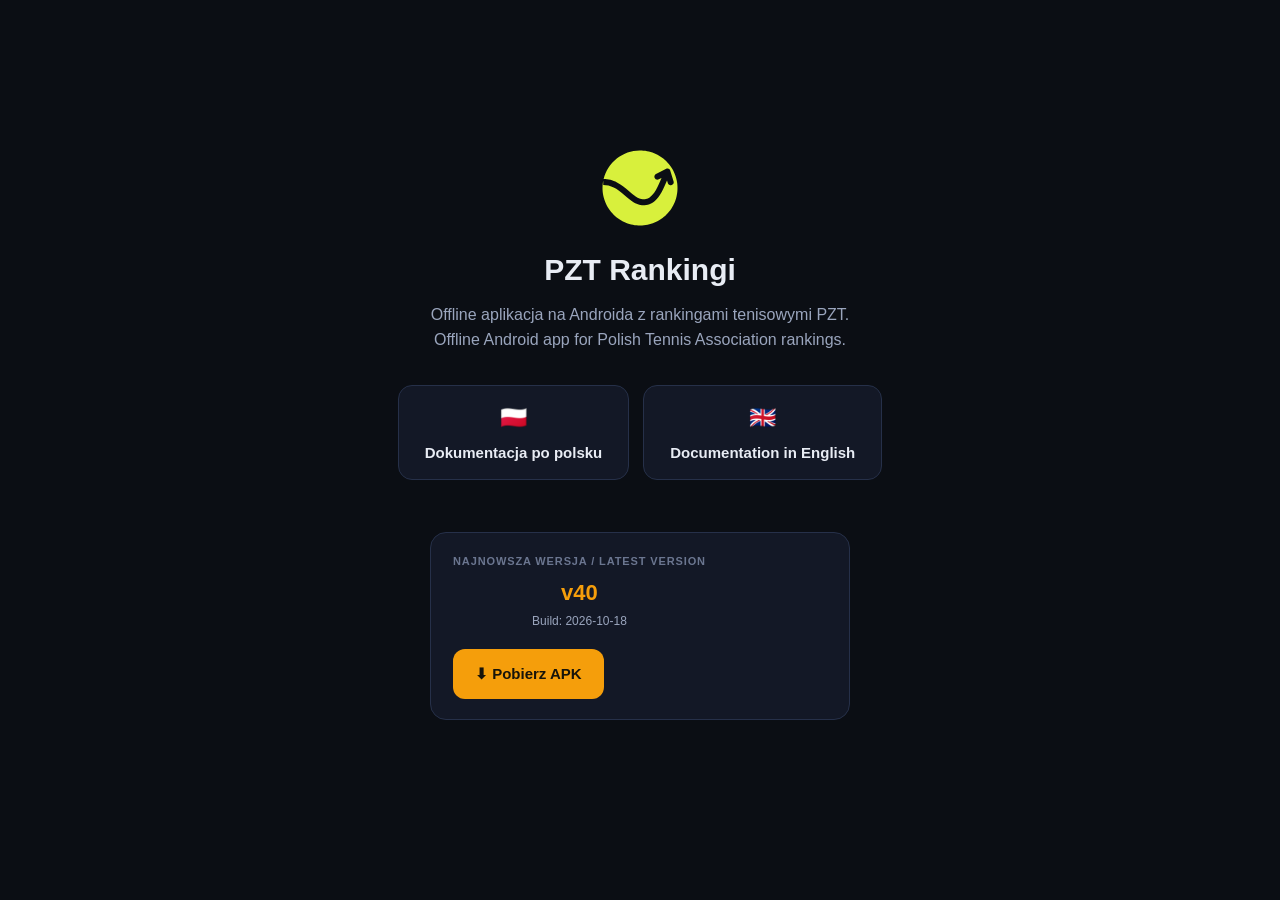
<file: index.html>
<!doctype html>
<html lang="pl">
<head>
<meta charset="utf-8">
<meta name="viewport" content="width=device-width, initial-scale=1">
<title>PZT Rankingi</title>
<link rel="icon" href="favicon.ico" sizes="any">
<link rel="icon" href="favicon.svg" type="image/svg+xml">
<link rel="apple-touch-icon" href="apple-touch-icon.png">
<meta name="theme-color" content="#13284A">
<link rel="stylesheet" href="style.css">
</head>
<body>
  <div class="landing">
    <img class="logo" src="znak.svg" alt="" width="96" height="96">
    <h1>PZT Rankingi</h1>
    <p class="tagline">Offline aplikacja na Androida z rankingami tenisowymi PZT.<br>Offline Android app for Polish Tennis Association rankings.</p>
    <div class="choices">
      <a href="dokumentacja-pl.html"><span class="flag">🇵🇱</span>Dokumentacja po polsku</a>
      <a href="documentation-en.html"><span class="flag">🇬🇧</span>Documentation in English</a>
    </div>
    <div class="download-card" style="max-width:420px">
      <div class="info">
        <div class="version-label">Najnowsza wersja / Latest version</div>
        <div class="version-value" id="version">—</div>
        <div class="version-date" id="versionDate"></div>
      </div>
      <a class="btn-download" id="downloadBtn" href="pzt-rankingi-latest.apk">⬇ Pobierz APK</a>
    </div>
  </div>
  <script>
    fetch("version.json").then(r => r.json()).then(v => {
      document.getElementById("version").textContent = "v" + v.version;
      document.getElementById("versionDate").textContent = v.date ? "Build: " + v.date : "";
    }).catch(() => {});
  </script>
</body>
</html>
</file>
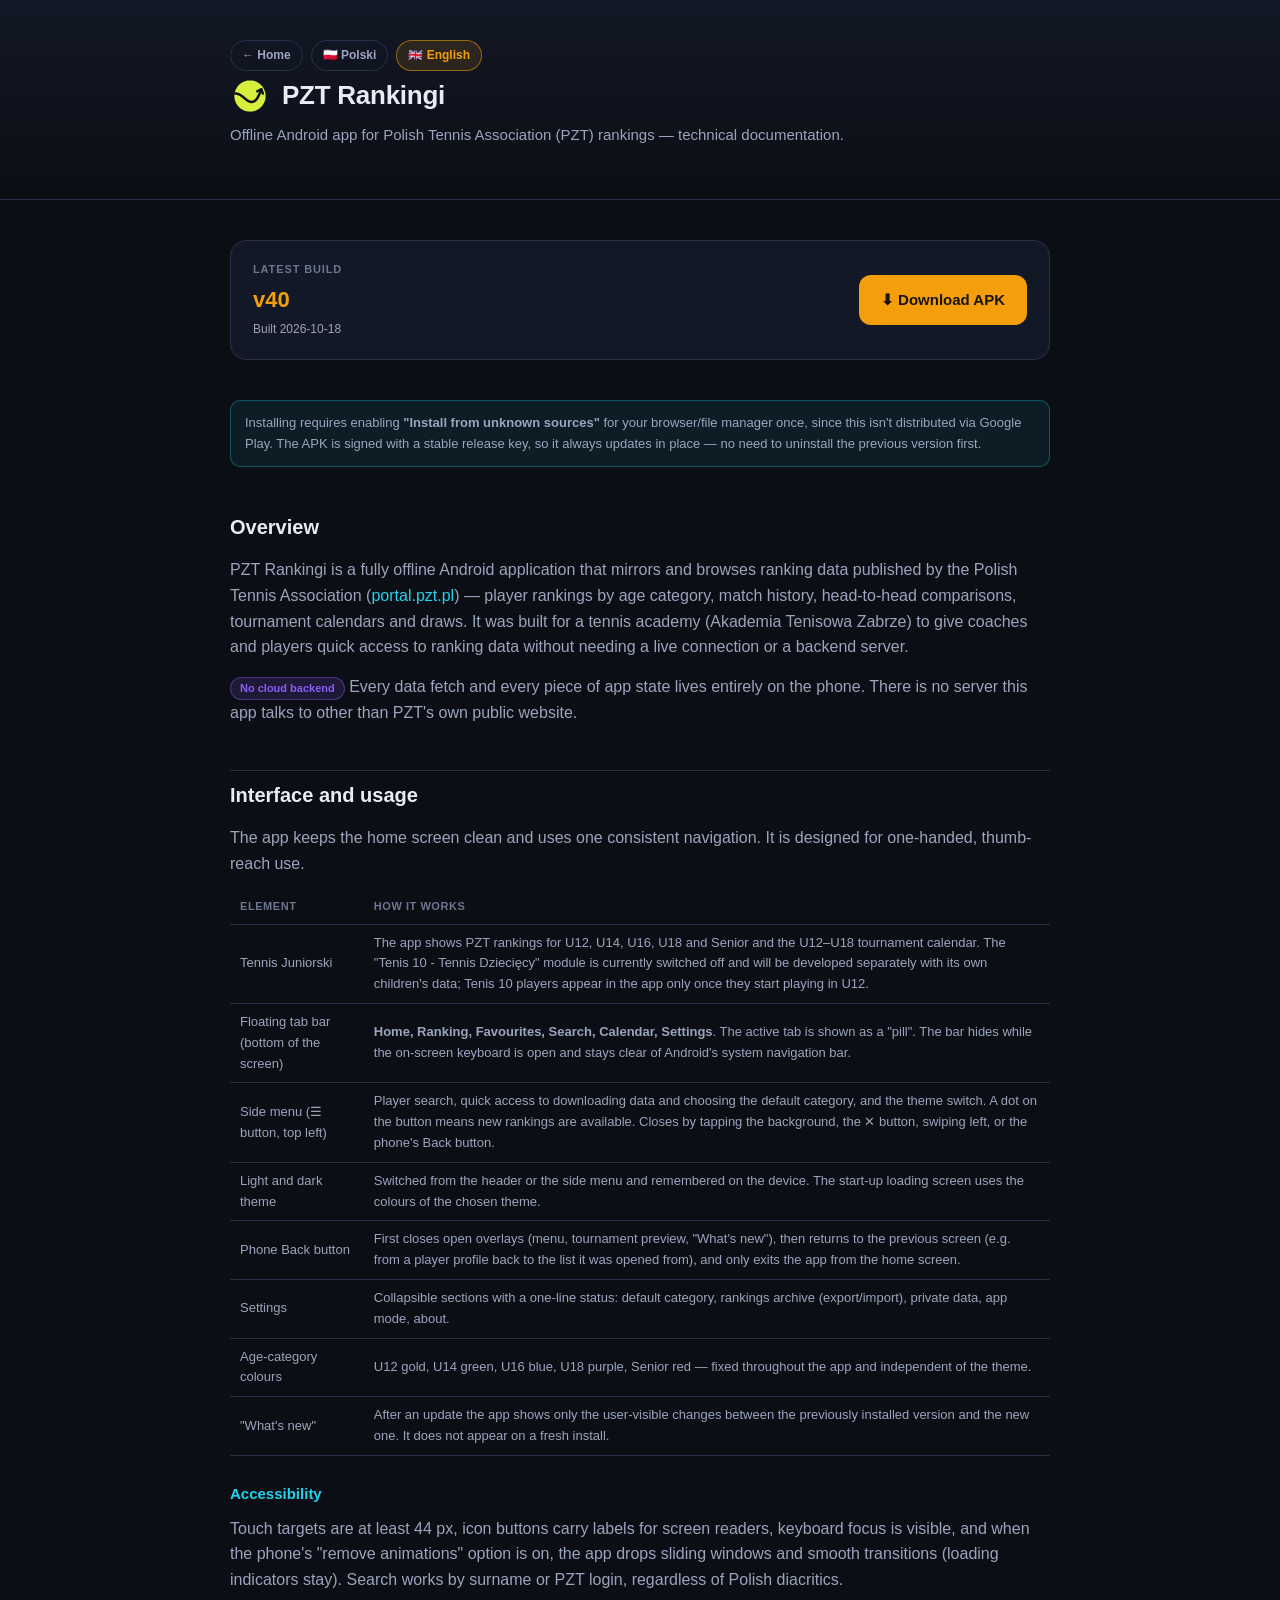
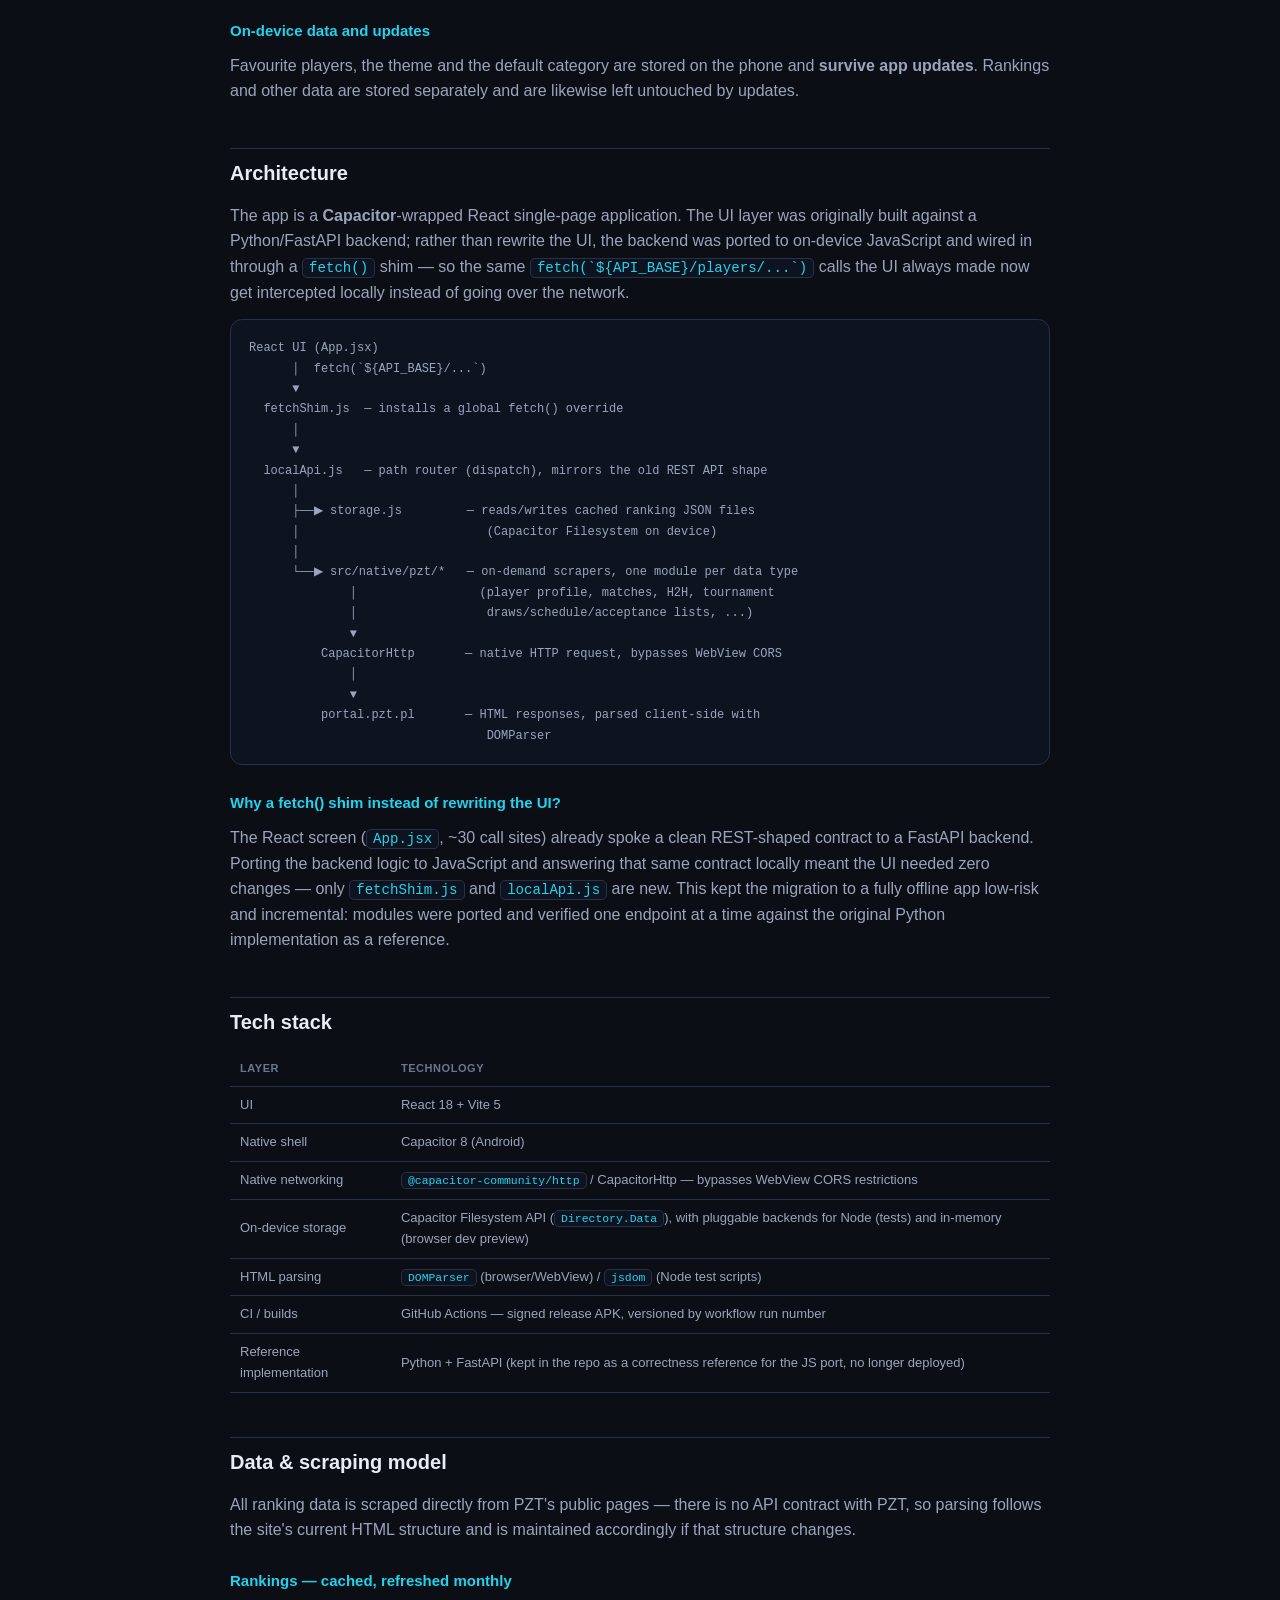
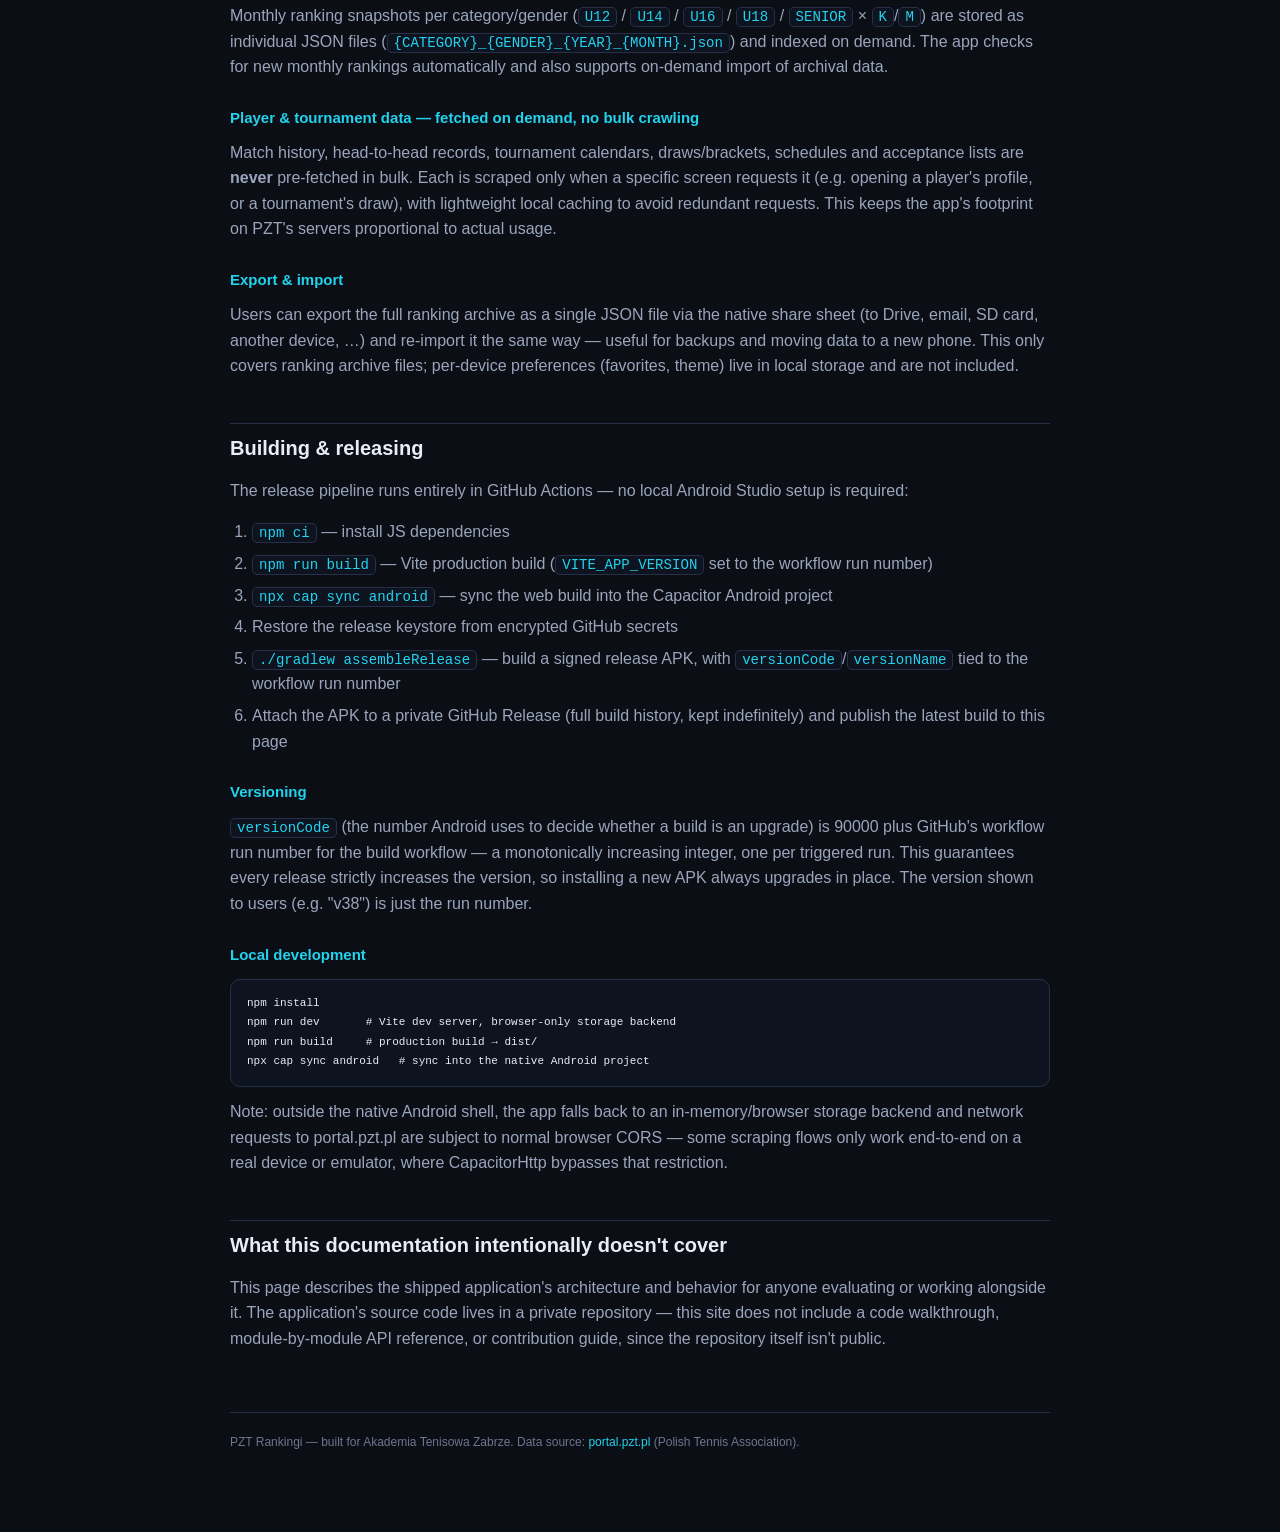
<file: documentation-en.html>
<!doctype html>
<html lang="en">
<head>
<meta charset="utf-8">
<meta name="viewport" content="width=device-width, initial-scale=1">
<title>PZT Rankingi — Documentation</title>
<link rel="icon" href="favicon.ico" sizes="any">
<link rel="icon" href="favicon.svg" type="image/svg+xml">
<link rel="apple-touch-icon" href="apple-touch-icon.png">
<meta name="theme-color" content="#13284A">
<link rel="stylesheet" href="style.css">
</head>
<body>
<header class="top">
  <div class="wrap">
    <div class="lang-switch">
      <a href="index.html">← Home</a>
      <a href="dokumentacja-pl.html">🇵🇱 Polski</a>
      <a class="active" href="documentation-en.html">🇬🇧 English</a>
    </div>
    <div class="brand"><img class="logo" src="znak.svg" alt="" width="40" height="40"><h1>PZT Rankingi</h1></div>
    <p class="subtitle">Offline Android app for Polish Tennis Association (PZT) rankings — technical documentation.</p>
  </div>
</header>

<div class="wrap">

  <div class="download-card">
    <div class="info">
      <div class="version-label">Latest build</div>
      <div class="version-value" id="version">—</div>
      <div class="version-date" id="versionDate"></div>
    </div>
    <a class="btn-download" href="pzt-rankingi-latest.apk">⬇ Download APK</a>
  </div>

  <div class="note">
    Installing requires enabling <strong>"Install from unknown sources"</strong> for your browser/file manager once, since this isn't distributed via Google Play. The APK is signed with a stable release key, so it always updates in place — no need to uninstall the previous version first.
  </div>

  <h2 id="overview">Overview</h2>
  <p>
    PZT Rankingi is a fully offline Android application that mirrors and browses ranking data published by the
    Polish Tennis Association (<a href="https://portal.pzt.pl" target="_blank" rel="noopener">portal.pzt.pl</a>) —
    player rankings by age category, match history, head-to-head comparisons, tournament calendars and draws.
    It was built for a tennis academy (Akademia Tenisowa Zabrze) to give coaches and players quick access to
    ranking data without needing a live connection or a backend server.
  </p>
  <p>
    <span class="pill">No cloud backend</span> Every data fetch and every piece of app state lives entirely on the
    phone. There is no server this app talks to other than PZT's own public website.
  </p>

  <h2 id="ui">Interface and usage</h2>
  <p>
    The app keeps the home screen clean and uses one consistent navigation. It is designed for one-handed,
    thumb-reach use.
  </p>
  <table>
    <tr><th>Element</th><th>How it works</th></tr>
    <tr><td>Tennis Juniorski</td><td>The app shows PZT rankings for U12, U14, U16, U18 and Senior and the U12–U18 tournament calendar. The "Tenis 10 - Tennis Dziecięcy" module is currently switched off and will be developed separately with its own children's data; Tenis 10 players appear in the app only once they start playing in U12.</td></tr>
    <tr><td>Floating tab bar (bottom of the screen)</td><td><strong>Home, Ranking, Favourites, Search, Calendar, Settings</strong>. The active tab is shown as a "pill". The bar hides while the on-screen keyboard is open and stays clear of Android's system navigation bar.</td></tr>
    <tr><td>Side menu (☰ button, top left)</td><td>Player search, quick access to downloading data and choosing the default category, and the theme switch. A dot on the button means new rankings are available. Closes by tapping the background, the ✕ button, swiping left, or the phone's Back button.</td></tr>
    <tr><td>Light and dark theme</td><td>Switched from the header or the side menu and remembered on the device. The start-up loading screen uses the colours of the chosen theme.</td></tr>
    <tr><td>Phone Back button</td><td>First closes open overlays (menu, tournament preview, "What's new"), then returns to the previous screen (e.g. from a player profile back to the list it was opened from), and only exits the app from the home screen.</td></tr>
    <tr><td>Settings</td><td>Collapsible sections with a one-line status: default category, rankings archive (export/import), private data, app mode, about.</td></tr>
    <tr><td>Age-category colours</td><td>U12 gold, U14 green, U16 blue, U18 purple, Senior red — fixed throughout the app and independent of the theme.</td></tr>
    <tr><td>"What's new"</td><td>After an update the app shows only the user-visible changes between the previously installed version and the new one. It does not appear on a fresh install.</td></tr>
  </table>
  <h3>Accessibility</h3>
  <p>
    Touch targets are at least 44 px, icon buttons carry labels for screen readers, keyboard focus is visible, and when
    the phone's "remove animations" option is on, the app drops sliding windows and smooth transitions (loading
    indicators stay). Search works by surname or PZT login, regardless of Polish diacritics.
  </p>
  <h3>On-device data and updates</h3>
  <p>
    Favourite players, the theme and the default category are stored on the phone and <strong>survive app updates</strong>.
    Rankings and other data are stored separately and are likewise left untouched by updates.
  </p>

  <h2 id="architecture">Architecture</h2>
  <p>
    The app is a <strong>Capacitor</strong>-wrapped React single-page application. The UI layer was originally built
    against a Python/FastAPI backend; rather than rewrite the UI, the backend was ported to on-device JavaScript and
    wired in through a <code>fetch()</code> shim — so the same <code>fetch(`${API_BASE}/players/...`)</code> calls the
    UI always made now get intercepted locally instead of going over the network.
  </p>
  <div class="arch-diagram">React UI (App.jsx)
      │  fetch(`${API_BASE}/...`)
      ▼
  fetchShim.js  — installs a global fetch() override
      │
      ▼
  localApi.js   — path router (dispatch), mirrors the old REST API shape
      │
      ├──▶ storage.js         — reads/writes cached ranking JSON files
      │                          (Capacitor Filesystem on device)
      │
      └──▶ src/native/pzt/*   — on-demand scrapers, one module per data type
              │                 (player profile, matches, H2H, tournament
              │                  draws/schedule/acceptance lists, ...)
              ▼
          CapacitorHttp       — native HTTP request, bypasses WebView CORS
              │
              ▼
          portal.pzt.pl       — HTML responses, parsed client-side with
                                 DOMParser</div>

  <h3>Why a fetch() shim instead of rewriting the UI?</h3>
  <p>
    The React screen (<code>App.jsx</code>, ~30 call sites) already spoke a clean REST-shaped contract to a FastAPI
    backend. Porting the backend logic to JavaScript and answering that same contract locally meant the UI needed
    zero changes — only <code>fetchShim.js</code> and <code>localApi.js</code> are new. This kept the migration to a
    fully offline app low-risk and incremental: modules were ported and verified one endpoint at a time against the
    original Python implementation as a reference.
  </p>

  <h2 id="stack">Tech stack</h2>
  <table>
    <tr><th>Layer</th><th>Technology</th></tr>
    <tr><td>UI</td><td>React 18 + Vite 5</td></tr>
    <tr><td>Native shell</td><td>Capacitor 8 (Android)</td></tr>
    <tr><td>Native networking</td><td><code>@capacitor-community/http</code> / CapacitorHttp — bypasses WebView CORS restrictions</td></tr>
    <tr><td>On-device storage</td><td>Capacitor Filesystem API (<code>Directory.Data</code>), with pluggable backends for Node (tests) and in-memory (browser dev preview)</td></tr>
    <tr><td>HTML parsing</td><td><code>DOMParser</code> (browser/WebView) / <code>jsdom</code> (Node test scripts)</td></tr>
    <tr><td>CI / builds</td><td>GitHub Actions — signed release APK, versioned by workflow run number</td></tr>
    <tr><td>Reference implementation</td><td>Python + FastAPI (kept in the repo as a correctness reference for the JS port, no longer deployed)</td></tr>
  </table>

  <h2 id="data">Data &amp; scraping model</h2>
  <p>
    All ranking data is scraped directly from PZT's public pages — there is no API contract with PZT, so parsing
    follows the site's current HTML structure and is maintained accordingly if that structure changes.
  </p>
  <h3>Rankings — cached, refreshed monthly</h3>
  <p>
    Monthly ranking snapshots per category/gender (<code>U12</code> / <code>U14</code> / <code>U16</code> /
    <code>U18</code> / <code>SENIOR</code> × <code>K</code>/<code>M</code>) are stored as individual JSON files
    (<code>{CATEGORY}_{GENDER}_{YEAR}_{MONTH}.json</code>) and indexed on demand. The app checks for new monthly
    rankings automatically and also supports on-demand import of archival data.
  </p>
  <h3>Player &amp; tournament data — fetched on demand, no bulk crawling</h3>
  <p>
    Match history, head-to-head records, tournament calendars, draws/brackets, schedules and acceptance lists are
    <strong>never</strong> pre-fetched in bulk. Each is scraped only when a specific screen requests it (e.g. opening
    a player's profile, or a tournament's draw), with lightweight local caching to avoid redundant requests. This
    keeps the app's footprint on PZT's servers proportional to actual usage.
  </p>
  <h3>Export &amp; import</h3>
  <p>
    Users can export the full ranking archive as a single JSON file via the native share sheet (to Drive, email, SD
    card, another device, …) and re-import it the same way — useful for backups and moving data to a new phone. This
    only covers ranking archive files; per-device preferences (favorites, theme) live in local storage and are not
    included.
  </p>

  <h2 id="build">Building &amp; releasing</h2>
  <p>The release pipeline runs entirely in GitHub Actions — no local Android Studio setup is required:</p>
  <ol>
    <li><code>npm ci</code> — install JS dependencies</li>
    <li><code>npm run build</code> — Vite production build (<code>VITE_APP_VERSION</code> set to the workflow run number)</li>
    <li><code>npx cap sync android</code> — sync the web build into the Capacitor Android project</li>
    <li>Restore the release keystore from encrypted GitHub secrets</li>
    <li><code>./gradlew assembleRelease</code> — build a signed release APK, with <code>versionCode</code>/<code>versionName</code> tied to the workflow run number</li>
    <li>Attach the APK to a private GitHub Release (full build history, kept indefinitely) and publish the latest build to this page</li>
  </ol>

  <h3>Versioning</h3>
  <p>
    <code>versionCode</code> (the number Android uses to decide whether a build is an upgrade) is 90000 plus GitHub's
    workflow run number for the build workflow — a monotonically increasing integer, one per triggered run. This
    guarantees every release strictly increases the version, so installing a new APK always upgrades in place.
    The version shown to users (e.g. "v38") is just the run number.
  </p>

  <h3>Local development</h3>
  <pre><code>npm install
npm run dev       # Vite dev server, browser-only storage backend
npm run build     # production build → dist/
npx cap sync android   # sync into the native Android project</code></pre>
  <p>
    Note: outside the native Android shell, the app falls back to an in-memory/browser storage backend and network
    requests to portal.pzt.pl are subject to normal browser CORS — some scraping flows only work end-to-end on a
    real device or emulator, where CapacitorHttp bypasses that restriction.</p>

  <h2 id="scope">What this documentation intentionally doesn't cover</h2>
  <p>
    This page describes the shipped application's architecture and behavior for anyone evaluating or working
    alongside it. The application's source code lives in a private repository — this site does not include a code
    walkthrough, module-by-module API reference, or contribution guide, since the repository itself isn't public.
  </p>

  <footer>PZT Rankingi — built for Akademia Tenisowa Zabrze. Data source: <a href="https://portal.pzt.pl" target="_blank" rel="noopener">portal.pzt.pl</a> (Polish Tennis Association).</footer>
</div>
<script>
  fetch("version.json").then(r => r.json()).then(v => {
    document.getElementById("version").textContent = "v" + v.version;
    document.getElementById("versionDate").textContent = v.date ? "Built " + v.date : "";
  }).catch(() => {});
</script>
</body>
</html>
</file>
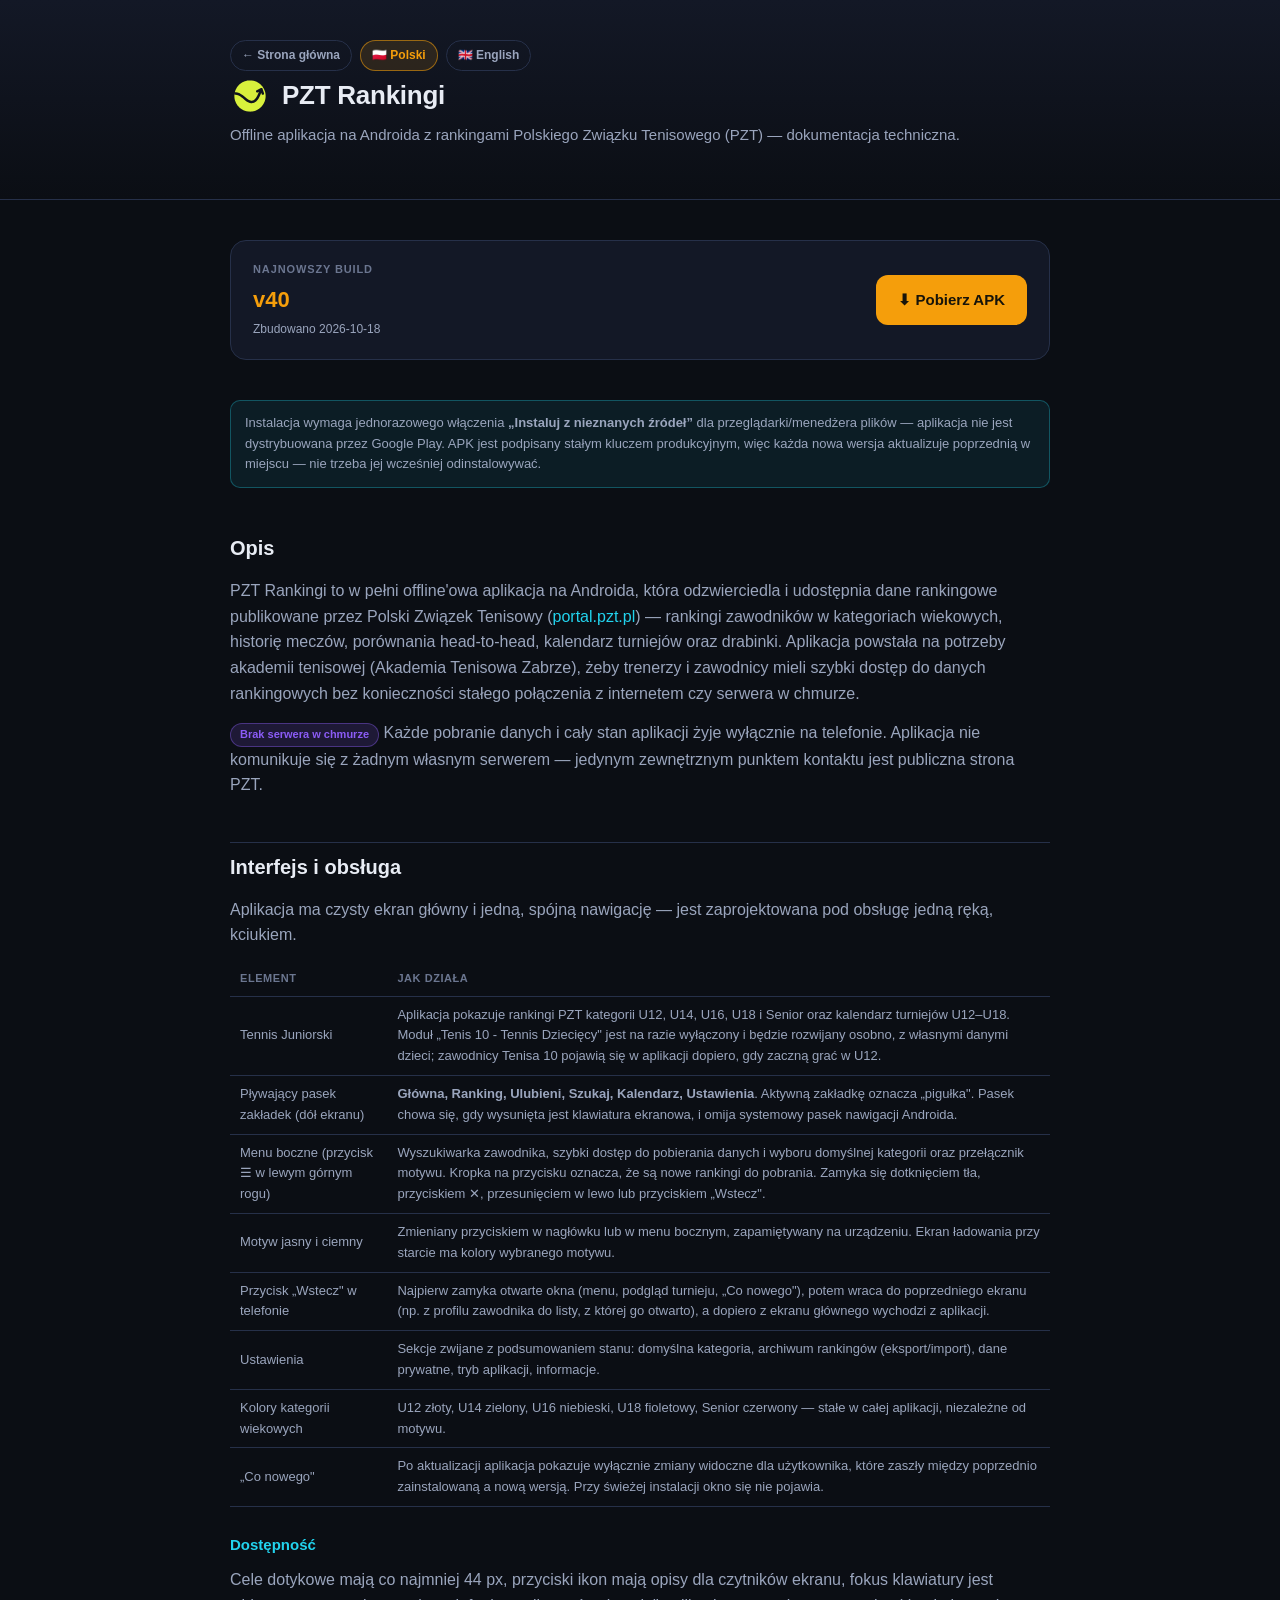
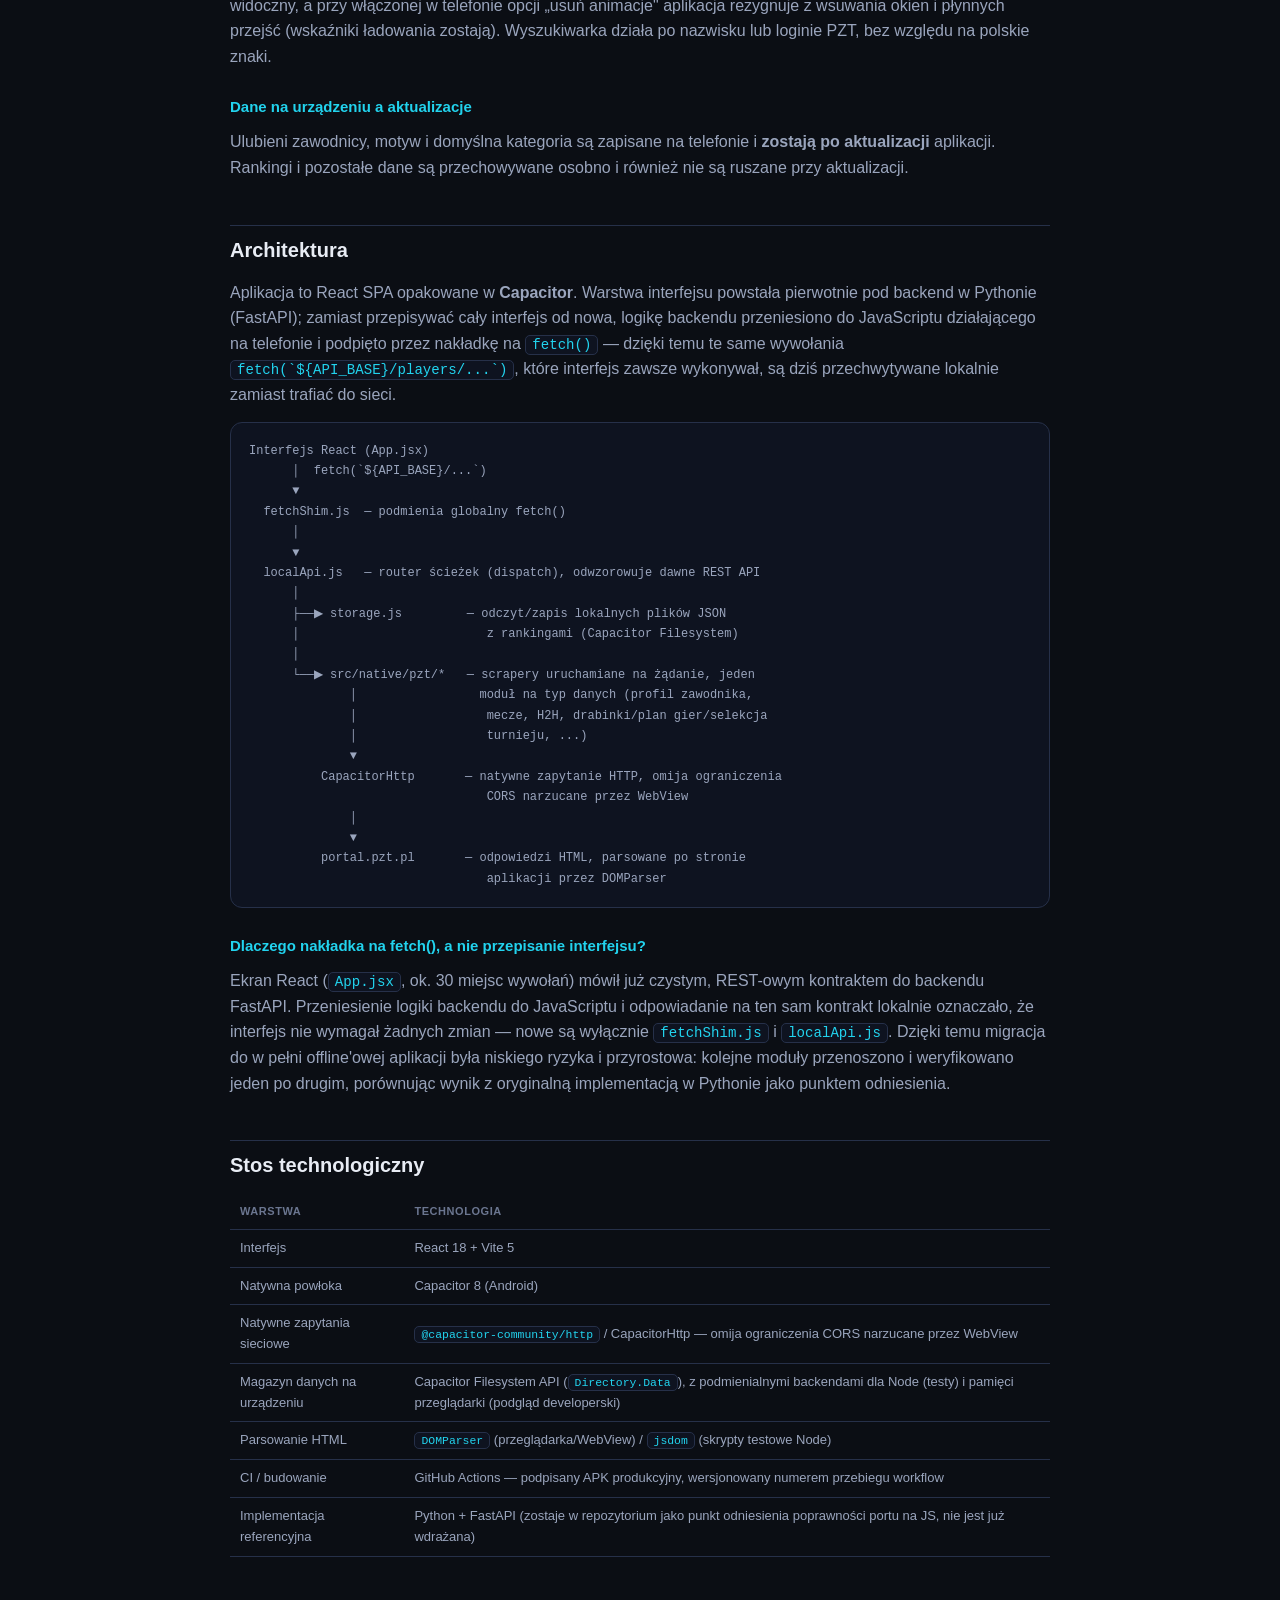
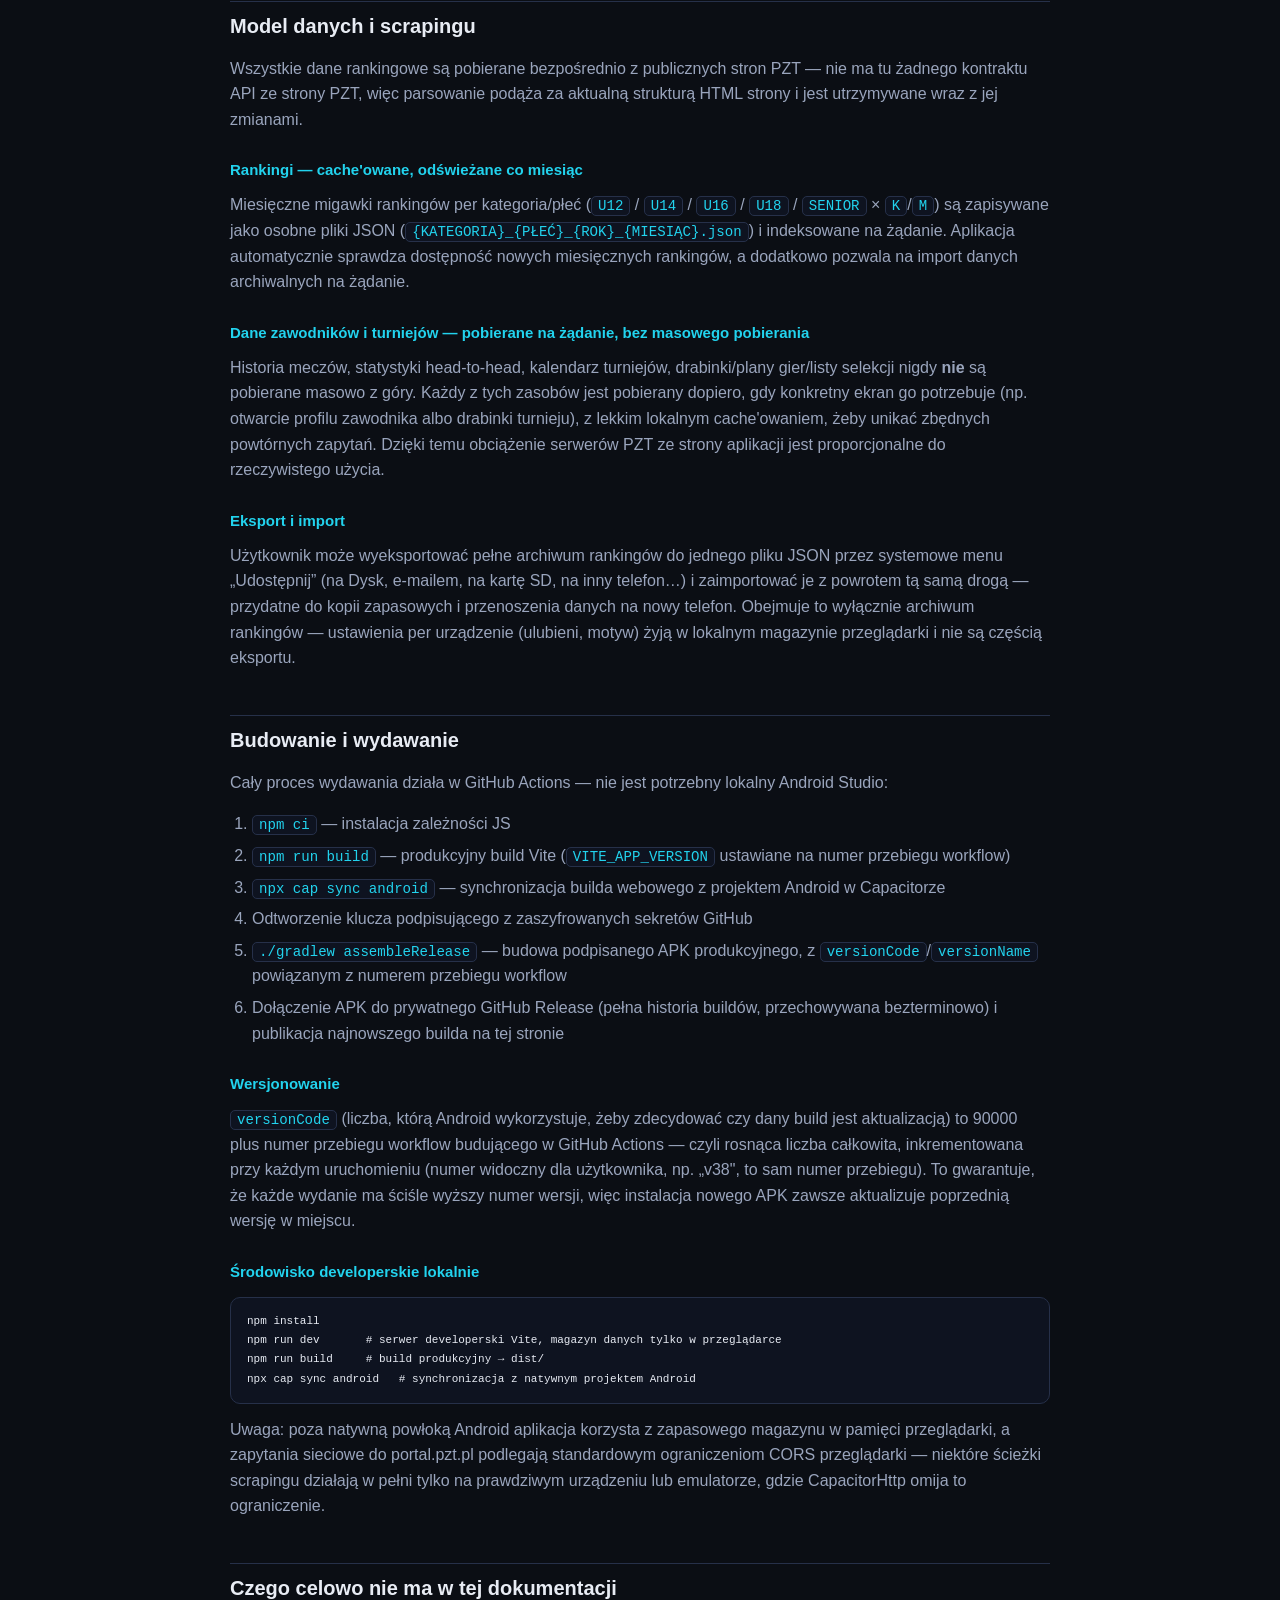
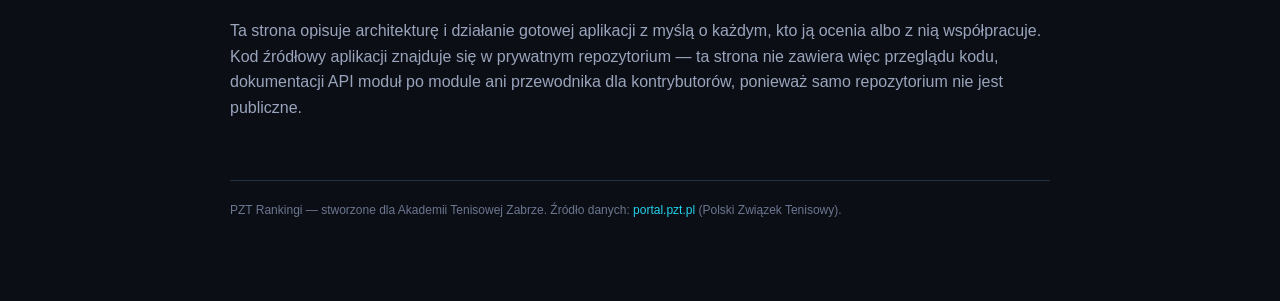
<file: dokumentacja-pl.html>
<!doctype html>
<html lang="pl">
<head>
<meta charset="utf-8">
<meta name="viewport" content="width=device-width, initial-scale=1">
<title>PZT Rankingi — Dokumentacja</title>
<link rel="icon" href="favicon.ico" sizes="any">
<link rel="icon" href="favicon.svg" type="image/svg+xml">
<link rel="apple-touch-icon" href="apple-touch-icon.png">
<meta name="theme-color" content="#13284A">
<link rel="stylesheet" href="style.css">
</head>
<body>
<header class="top">
  <div class="wrap">
    <div class="lang-switch">
      <a href="index.html">← Strona główna</a>
      <a class="active" href="dokumentacja-pl.html">🇵🇱 Polski</a>
      <a href="documentation-en.html">🇬🇧 English</a>
    </div>
    <div class="brand"><img class="logo" src="znak.svg" alt="" width="40" height="40"><h1>PZT Rankingi</h1></div>
    <p class="subtitle">Offline aplikacja na Androida z rankingami Polskiego Związku Tenisowego (PZT) — dokumentacja techniczna.</p>
  </div>
</header>

<div class="wrap">

  <div class="download-card">
    <div class="info">
      <div class="version-label">Najnowszy build</div>
      <div class="version-value" id="version">—</div>
      <div class="version-date" id="versionDate"></div>
    </div>
    <a class="btn-download" href="pzt-rankingi-latest.apk">⬇ Pobierz APK</a>
  </div>

  <div class="note">
    Instalacja wymaga jednorazowego włączenia <strong>„Instaluj z nieznanych źródeł”</strong> dla przeglądarki/menedżera plików — aplikacja nie jest dystrybuowana przez Google Play. APK jest podpisany stałym kluczem produkcyjnym, więc każda nowa wersja aktualizuje poprzednią w miejscu — nie trzeba jej wcześniej odinstalowywać.
  </div>

  <h2 id="overview">Opis</h2>
  <p>
    PZT Rankingi to w pełni offline'owa aplikacja na Androida, która odzwierciedla i udostępnia dane rankingowe
    publikowane przez Polski Związek Tenisowy (<a href="https://portal.pzt.pl" target="_blank" rel="noopener">portal.pzt.pl</a>) —
    rankingi zawodników w kategoriach wiekowych, historię meczów, porównania head-to-head, kalendarz turniejów oraz
    drabinki. Aplikacja powstała na potrzeby akademii tenisowej (Akademia Tenisowa Zabrze), żeby trenerzy i zawodnicy
    mieli szybki dostęp do danych rankingowych bez konieczności stałego połączenia z internetem czy serwera w chmurze.
  </p>
  <p>
    <span class="pill">Brak serwera w chmurze</span> Każde pobranie danych i cały stan aplikacji żyje wyłącznie na
    telefonie. Aplikacja nie komunikuje się z żadnym własnym serwerem — jedynym zewnętrznym punktem kontaktu jest
    publiczna strona PZT.
  </p>

  <h2 id="ui">Interfejs i obsługa</h2>
  <p>
    Aplikacja ma czysty ekran główny i jedną, spójną nawigację — jest zaprojektowana pod obsługę jedną ręką, kciukiem.
  </p>
  <table>
    <tr><th>Element</th><th>Jak działa</th></tr>
    <tr><td>Tennis Juniorski</td><td>Aplikacja pokazuje rankingi PZT kategorii U12, U14, U16, U18 i Senior oraz kalendarz turniejów U12–U18. Moduł „Tenis 10 - Tennis Dziecięcy" jest na razie wyłączony i będzie rozwijany osobno, z własnymi danymi dzieci; zawodnicy Tenisa 10 pojawią się w aplikacji dopiero, gdy zaczną grać w U12.</td></tr>
    <tr><td>Pływający pasek zakładek (dół ekranu)</td><td><strong>Główna, Ranking, Ulubieni, Szukaj, Kalendarz, Ustawienia</strong>. Aktywną zakładkę oznacza „pigułka". Pasek chowa się, gdy wysunięta jest klawiatura ekranowa, i omija systemowy pasek nawigacji Androida.</td></tr>
    <tr><td>Menu boczne (przycisk ☰ w lewym górnym rogu)</td><td>Wyszukiwarka zawodnika, szybki dostęp do pobierania danych i wyboru domyślnej kategorii oraz przełącznik motywu. Kropka na przycisku oznacza, że są nowe rankingi do pobrania. Zamyka się dotknięciem tła, przyciskiem ✕, przesunięciem w lewo lub przyciskiem „Wstecz".</td></tr>
    <tr><td>Motyw jasny i ciemny</td><td>Zmieniany przyciskiem w nagłówku lub w menu bocznym, zapamiętywany na urządzeniu. Ekran ładowania przy starcie ma kolory wybranego motywu.</td></tr>
    <tr><td>Przycisk „Wstecz" w telefonie</td><td>Najpierw zamyka otwarte okna (menu, podgląd turnieju, „Co nowego"), potem wraca do poprzedniego ekranu (np. z profilu zawodnika do listy, z której go otwarto), a dopiero z ekranu głównego wychodzi z aplikacji.</td></tr>
    <tr><td>Ustawienia</td><td>Sekcje zwijane z podsumowaniem stanu: domyślna kategoria, archiwum rankingów (eksport/import), dane prywatne, tryb aplikacji, informacje.</td></tr>
    <tr><td>Kolory kategorii wiekowych</td><td>U12 złoty, U14 zielony, U16 niebieski, U18 fioletowy, Senior czerwony — stałe w całej aplikacji, niezależne od motywu.</td></tr>
    <tr><td>„Co nowego"</td><td>Po aktualizacji aplikacja pokazuje wyłącznie zmiany widoczne dla użytkownika, które zaszły między poprzednio zainstalowaną a nową wersją. Przy świeżej instalacji okno się nie pojawia.</td></tr>
  </table>
  <h3>Dostępność</h3>
  <p>
    Cele dotykowe mają co najmniej 44 px, przyciski ikon mają opisy dla czytników ekranu, fokus klawiatury jest
    widoczny, a przy włączonej w telefonie opcji „usuń animacje" aplikacja rezygnuje z wsuwania okien i płynnych
    przejść (wskaźniki ładowania zostają). Wyszukiwarka działa po nazwisku lub loginie PZT, bez względu na polskie znaki.
  </p>
  <h3>Dane na urządzeniu a aktualizacje</h3>
  <p>
    Ulubieni zawodnicy, motyw i domyślna kategoria są zapisane na telefonie i <strong>zostają po aktualizacji</strong>
    aplikacji. Rankingi i pozostałe dane są przechowywane osobno i również nie są ruszane przy aktualizacji.
  </p>

  <h2 id="architecture">Architektura</h2>
  <p>
    Aplikacja to React SPA opakowane w <strong>Capacitor</strong>. Warstwa interfejsu powstała pierwotnie pod
    backend w Pythonie (FastAPI); zamiast przepisywać cały interfejs od nowa, logikę backendu przeniesiono do
    JavaScriptu działającego na telefonie i podpięto przez nakładkę na <code>fetch()</code> — dzięki temu te same
    wywołania <code>fetch(`${API_BASE}/players/...`)</code>, które interfejs zawsze wykonywał, są dziś przechwytywane
    lokalnie zamiast trafiać do sieci.
  </p>
  <div class="arch-diagram">Interfejs React (App.jsx)
      │  fetch(`${API_BASE}/...`)
      ▼
  fetchShim.js  — podmienia globalny fetch()
      │
      ▼
  localApi.js   — router ścieżek (dispatch), odwzorowuje dawne REST API
      │
      ├──▶ storage.js         — odczyt/zapis lokalnych plików JSON
      │                          z rankingami (Capacitor Filesystem)
      │
      └──▶ src/native/pzt/*   — scrapery uruchamiane na żądanie, jeden
              │                 moduł na typ danych (profil zawodnika,
              │                  mecze, H2H, drabinki/plan gier/selekcja
              │                  turnieju, ...)
              ▼
          CapacitorHttp       — natywne zapytanie HTTP, omija ograniczenia
                                 CORS narzucane przez WebView
              │
              ▼
          portal.pzt.pl       — odpowiedzi HTML, parsowane po stronie
                                 aplikacji przez DOMParser</div>

  <h3>Dlaczego nakładka na fetch(), a nie przepisanie interfejsu?</h3>
  <p>
    Ekran React (<code>App.jsx</code>, ok. 30 miejsc wywołań) mówił już czystym, REST-owym kontraktem do backendu
    FastAPI. Przeniesienie logiki backendu do JavaScriptu i odpowiadanie na ten sam kontrakt lokalnie oznaczało,
    że interfejs nie wymagał żadnych zmian — nowe są wyłącznie <code>fetchShim.js</code> i <code>localApi.js</code>.
    Dzięki temu migracja do w pełni offline'owej aplikacji była niskiego ryzyka i przyrostowa: kolejne moduły
    przenoszono i weryfikowano jeden po drugim, porównując wynik z oryginalną implementacją w Pythonie jako punktem
    odniesienia.
  </p>

  <h2 id="stack">Stos technologiczny</h2>
  <table>
    <tr><th>Warstwa</th><th>Technologia</th></tr>
    <tr><td>Interfejs</td><td>React 18 + Vite 5</td></tr>
    <tr><td>Natywna powłoka</td><td>Capacitor 8 (Android)</td></tr>
    <tr><td>Natywne zapytania sieciowe</td><td><code>@capacitor-community/http</code> / CapacitorHttp — omija ograniczenia CORS narzucane przez WebView</td></tr>
    <tr><td>Magazyn danych na urządzeniu</td><td>Capacitor Filesystem API (<code>Directory.Data</code>), z podmienialnymi backendami dla Node (testy) i pamięci przeglądarki (podgląd developerski)</td></tr>
    <tr><td>Parsowanie HTML</td><td><code>DOMParser</code> (przeglądarka/WebView) / <code>jsdom</code> (skrypty testowe Node)</td></tr>
    <tr><td>CI / budowanie</td><td>GitHub Actions — podpisany APK produkcyjny, wersjonowany numerem przebiegu workflow</td></tr>
    <tr><td>Implementacja referencyjna</td><td>Python + FastAPI (zostaje w repozytorium jako punkt odniesienia poprawności portu na JS, nie jest już wdrażana)</td></tr>
  </table>

  <h2 id="data">Model danych i scrapingu</h2>
  <p>
    Wszystkie dane rankingowe są pobierane bezpośrednio z publicznych stron PZT — nie ma tu żadnego kontraktu API
    ze strony PZT, więc parsowanie podąża za aktualną strukturą HTML strony i jest utrzymywane wraz z jej zmianami.
  </p>
  <h3>Rankingi — cache'owane, odświeżane co miesiąc</h3>
  <p>
    Miesięczne migawki rankingów per kategoria/płeć (<code>U12</code> / <code>U14</code> / <code>U16</code> /
    <code>U18</code> / <code>SENIOR</code> × <code>K</code>/<code>M</code>) są zapisywane jako osobne pliki JSON
    (<code>{KATEGORIA}_{PŁEĆ}_{ROK}_{MIESIĄC}.json</code>) i indeksowane na żądanie. Aplikacja automatycznie sprawdza
    dostępność nowych miesięcznych rankingów, a dodatkowo pozwala na import danych archiwalnych na żądanie.
  </p>
  <h3>Dane zawodników i turniejów — pobierane na żądanie, bez masowego pobierania</h3>
  <p>
    Historia meczów, statystyki head-to-head, kalendarz turniejów, drabinki/plany gier/listy selekcji nigdy
    <strong>nie</strong> są pobierane masowo z góry. Każdy z tych zasobów jest pobierany dopiero, gdy konkretny
    ekran go potrzebuje (np. otwarcie profilu zawodnika albo drabinki turnieju), z lekkim lokalnym cache'owaniem,
    żeby unikać zbędnych powtórnych zapytań. Dzięki temu obciążenie serwerów PZT ze strony aplikacji jest
    proporcjonalne do rzeczywistego użycia.
  </p>
  <h3>Eksport i import</h3>
  <p>
    Użytkownik może wyeksportować pełne archiwum rankingów do jednego pliku JSON przez systemowe menu „Udostępnij”
    (na Dysk, e-mailem, na kartę SD, na inny telefon…) i zaimportować je z powrotem tą samą drogą — przydatne do
    kopii zapasowych i przenoszenia danych na nowy telefon. Obejmuje to wyłącznie archiwum rankingów — ustawienia
    per urządzenie (ulubieni, motyw) żyją w lokalnym magazynie przeglądarki i nie są częścią eksportu.
  </p>

  <h2 id="build">Budowanie i wydawanie</h2>
  <p>Cały proces wydawania działa w GitHub Actions — nie jest potrzebny lokalny Android Studio:</p>
  <ol>
    <li><code>npm ci</code> — instalacja zależności JS</li>
    <li><code>npm run build</code> — produkcyjny build Vite (<code>VITE_APP_VERSION</code> ustawiane na numer przebiegu workflow)</li>
    <li><code>npx cap sync android</code> — synchronizacja builda webowego z projektem Android w Capacitorze</li>
    <li>Odtworzenie klucza podpisującego z zaszyfrowanych sekretów GitHub</li>
    <li><code>./gradlew assembleRelease</code> — budowa podpisanego APK produkcyjnego, z <code>versionCode</code>/<code>versionName</code> powiązanym z numerem przebiegu workflow</li>
    <li>Dołączenie APK do prywatnego GitHub Release (pełna historia buildów, przechowywana bezterminowo) i publikacja najnowszego builda na tej stronie</li>
  </ol>

  <h3>Wersjonowanie</h3>
  <p>
    <code>versionCode</code> (liczba, którą Android wykorzystuje, żeby zdecydować czy dany build jest aktualizacją)
    to 90000 plus numer przebiegu workflow budującego w GitHub Actions — czyli rosnąca liczba całkowita,
    inkrementowana przy każdym uruchomieniu (numer widoczny dla użytkownika, np. „v38", to sam numer przebiegu). To gwarantuje, że każde wydanie ma ściśle wyższy numer wersji, więc
    instalacja nowego APK zawsze aktualizuje poprzednią wersję w miejscu.
  </p>

  <h3>Środowisko developerskie lokalnie</h3>
  <pre><code>npm install
npm run dev       # serwer developerski Vite, magazyn danych tylko w przeglądarce
npm run build     # build produkcyjny → dist/
npx cap sync android   # synchronizacja z natywnym projektem Android</code></pre>
  <p>
    Uwaga: poza natywną powłoką Android aplikacja korzysta z zapasowego magazynu w pamięci przeglądarki, a
    zapytania sieciowe do portal.pzt.pl podlegają standardowym ograniczeniom CORS przeglądarki — niektóre ścieżki
    scrapingu działają w pełni tylko na prawdziwym urządzeniu lub emulatorze, gdzie CapacitorHttp omija to
    ograniczenie.
  </p>

  <h2 id="scope">Czego celowo nie ma w tej dokumentacji</h2>
  <p>
    Ta strona opisuje architekturę i działanie gotowej aplikacji z myślą o każdym, kto ją ocenia albo z nią
    współpracuje. Kod źródłowy aplikacji znajduje się w prywatnym repozytorium — ta strona nie zawiera więc
    przeglądu kodu, dokumentacji API moduł po module ani przewodnika dla kontrybutorów, ponieważ samo repozytorium
    nie jest publiczne.
  </p>

  <footer>PZT Rankingi — stworzone dla Akademii Tenisowej Zabrze. Źródło danych: <a href="https://portal.pzt.pl" target="_blank" rel="noopener">portal.pzt.pl</a> (Polski Związek Tenisowy).</footer>
</div>
<script>
  fetch("version.json").then(r => r.json()).then(v => {
    document.getElementById("version").textContent = "v" + v.version;
    document.getElementById("versionDate").textContent = v.date ? "Zbudowano " + v.date : "";
  }).catch(() => {});
</script>
</body>
</html>
</file>
<file: style.css>
:root {
  --bg: #0b0e14;
  --surface: #131826;
  --surface-2: #1a2133;
  --border: #263049;
  --text: #e8ecf4;
  --text-sub: #9aa5bd;
  --text-muted: #6b7690;
  --gold: #f59e0b;
  --purple: #8b5cf6;
  --cyan: #22d3ee;
  --green: #10b981;
  --red: #ef4444;
  --code-bg: #0e1320;
  --max-width: 860px;
}

* { box-sizing: border-box; }

html { scroll-behavior: smooth; }

body {
  margin: 0;
  background: var(--bg);
  color: var(--text);
  font-family: -apple-system, BlinkMacSystemFont, "Segoe UI", Roboto, Helvetica, Arial, sans-serif;
  line-height: 1.6;
}

a { color: var(--cyan); text-decoration: none; }
a:hover { text-decoration: underline; }

.wrap {
  max-width: var(--max-width);
  margin: 0 auto;
  padding: 0 20px 80px;
}

header.top {
  border-bottom: 1px solid var(--border);
  background: linear-gradient(180deg, var(--surface), var(--bg));
  padding: 40px 20px 32px;
  margin-bottom: 40px;
}

header.top .wrap { padding-bottom: 0; }

.brand {
  display: flex;
  align-items: center;
  gap: 12px;
  margin-bottom: 6px;
}

.brand .emoji { font-size: 32px; }
.brand img.logo { width: 40px; height: 40px; flex-shrink: 0; }

.brand h1 {
  font-size: 26px;
  margin: 0;
  font-weight: 800;
  letter-spacing: -0.01em;
}

.subtitle {
  color: var(--text-sub);
  font-size: 15px;
  margin: 0 0 20px;
}

.lang-switch {
  display: flex;
  gap: 8px;
  margin-bottom: 4px;
}

.lang-switch a {
  font-size: 12px;
  font-weight: 700;
  padding: 5px 11px;
  border-radius: 20px;
  border: 1px solid var(--border);
  color: var(--text-sub);
}

.lang-switch a.active {
  color: var(--gold);
  border-color: color-mix(in srgb, var(--gold) 55%, transparent);
  background: color-mix(in srgb, var(--gold) 12%, transparent);
}

.lang-switch a:hover { text-decoration: none; border-color: var(--text-sub); }

/* ── Download card ───────────────────────────────────────────────── */
.download-card {
  display: flex;
  flex-wrap: wrap;
  align-items: center;
  gap: 18px;
  justify-content: space-between;
  background: var(--surface);
  border: 1px solid var(--border);
  border-radius: 16px;
  padding: 20px 22px;
  margin: 24px 0 40px;
}

.download-card .info { min-width: 220px; }

.download-card .version-label {
  font-size: 11px;
  font-weight: 800;
  letter-spacing: 0.08em;
  text-transform: uppercase;
  color: var(--text-muted);
  margin-bottom: 4px;
}

.download-card .version-value {
  font-size: 22px;
  font-weight: 900;
  color: var(--gold);
}

.download-card .version-date {
  font-size: 12px;
  color: var(--text-sub);
  margin-top: 2px;
}

.btn-download {
  display: inline-flex;
  align-items: center;
  gap: 8px;
  background: var(--gold);
  color: #17140a;
  font-weight: 800;
  font-size: 15px;
  padding: 13px 22px;
  border-radius: 12px;
  white-space: nowrap;
}

.btn-download:hover { text-decoration: none; filter: brightness(1.08); }

/* ── Content ──────────────────────────────────────────────────────── */
h2 {
  font-size: 20px;
  font-weight: 800;
  margin: 44px 0 14px;
  padding-top: 8px;
  border-top: 1px solid var(--border);
  scroll-margin-top: 20px;
}

h2:first-of-type { border-top: none; padding-top: 0; }

h3 {
  font-size: 15px;
  font-weight: 800;
  color: var(--cyan);
  margin: 26px 0 10px;
}

p { color: var(--text-sub); margin: 0 0 14px; }

code {
  font-family: "SF Mono", Consolas, Monaco, monospace;
  font-size: 0.88em;
  background: var(--code-bg);
  border: 1px solid var(--border);
  border-radius: 5px;
  padding: 1px 6px;
  color: var(--cyan);
}

pre {
  background: var(--code-bg);
  border: 1px solid var(--border);
  border-radius: 10px;
  padding: 14px 16px;
  overflow-x: auto;
  font-size: 12.5px;
  line-height: 1.55;
}
pre code { background: none; border: none; padding: 0; color: var(--text); }

table {
  width: 100%;
  border-collapse: collapse;
  font-size: 13px;
  margin: 12px 0 20px;
}
th, td {
  text-align: left;
  padding: 8px 10px;
  border-bottom: 1px solid var(--border);
}
th { color: var(--text-muted); font-weight: 700; text-transform: uppercase; font-size: 11px; letter-spacing: 0.05em; }
td { color: var(--text-sub); }
td code { white-space: nowrap; }

ul, ol { color: var(--text-sub); padding-left: 22px; }
li { margin-bottom: 6px; }

.pill {
  display: inline-block;
  font-size: 11px;
  font-weight: 700;
  padding: 2px 9px;
  border-radius: 20px;
  background: color-mix(in srgb, var(--purple) 15%, transparent);
  color: var(--purple);
  border: 1px solid color-mix(in srgb, var(--purple) 40%, transparent);
}

.arch-diagram {
  background: var(--code-bg);
  border: 1px solid var(--border);
  border-radius: 12px;
  padding: 18px;
  font-family: "SF Mono", Consolas, Monaco, monospace;
  font-size: 12px;
  line-height: 1.7;
  color: var(--text-sub);
  overflow-x: auto;
  white-space: pre;
}

.note {
  background: color-mix(in srgb, var(--cyan) 8%, transparent);
  border: 1px solid color-mix(in srgb, var(--cyan) 30%, transparent);
  border-radius: 10px;
  padding: 12px 14px;
  font-size: 13px;
  color: var(--text-sub);
  margin: 16px 0;
}

.warn {
  background: color-mix(in srgb, var(--gold) 8%, transparent);
  border: 1px solid color-mix(in srgb, var(--gold) 35%, transparent);
  border-radius: 10px;
  padding: 12px 14px;
  font-size: 13px;
  color: var(--text-sub);
  margin: 16px 0;
}

footer {
  margin-top: 60px;
  padding-top: 20px;
  border-top: 1px solid var(--border);
  color: var(--text-muted);
  font-size: 12px;
}

/* ── Landing page ─────────────────────────────────────────────────── */
.landing {
  min-height: 100vh;
  display: flex;
  flex-direction: column;
  align-items: center;
  justify-content: center;
  text-align: center;
  padding: 40px 20px;
}
.landing .emoji { font-size: 56px; margin-bottom: 6px; }
.landing img.logo { width: 96px; height: 96px; margin-bottom: 10px; }
.landing h1 { font-size: 30px; font-weight: 900; margin: 0 0 8px; }
.landing p.tagline { color: var(--text-sub); margin: 0 0 32px; max-width: 420px; }
.landing .choices { display: flex; gap: 14px; flex-wrap: wrap; justify-content: center; margin-bottom: 28px; }
.landing .choices a {
  padding: 14px 26px;
  border-radius: 14px;
  border: 1px solid var(--border);
  background: var(--surface);
  color: var(--text);
  font-weight: 700;
  font-size: 15px;
  min-width: 160px;
}
.landing .choices a:hover { text-decoration: none; border-color: var(--cyan); }
.landing .choices a .flag { display: block; font-size: 22px; margin-bottom: 6px; }
</file>
